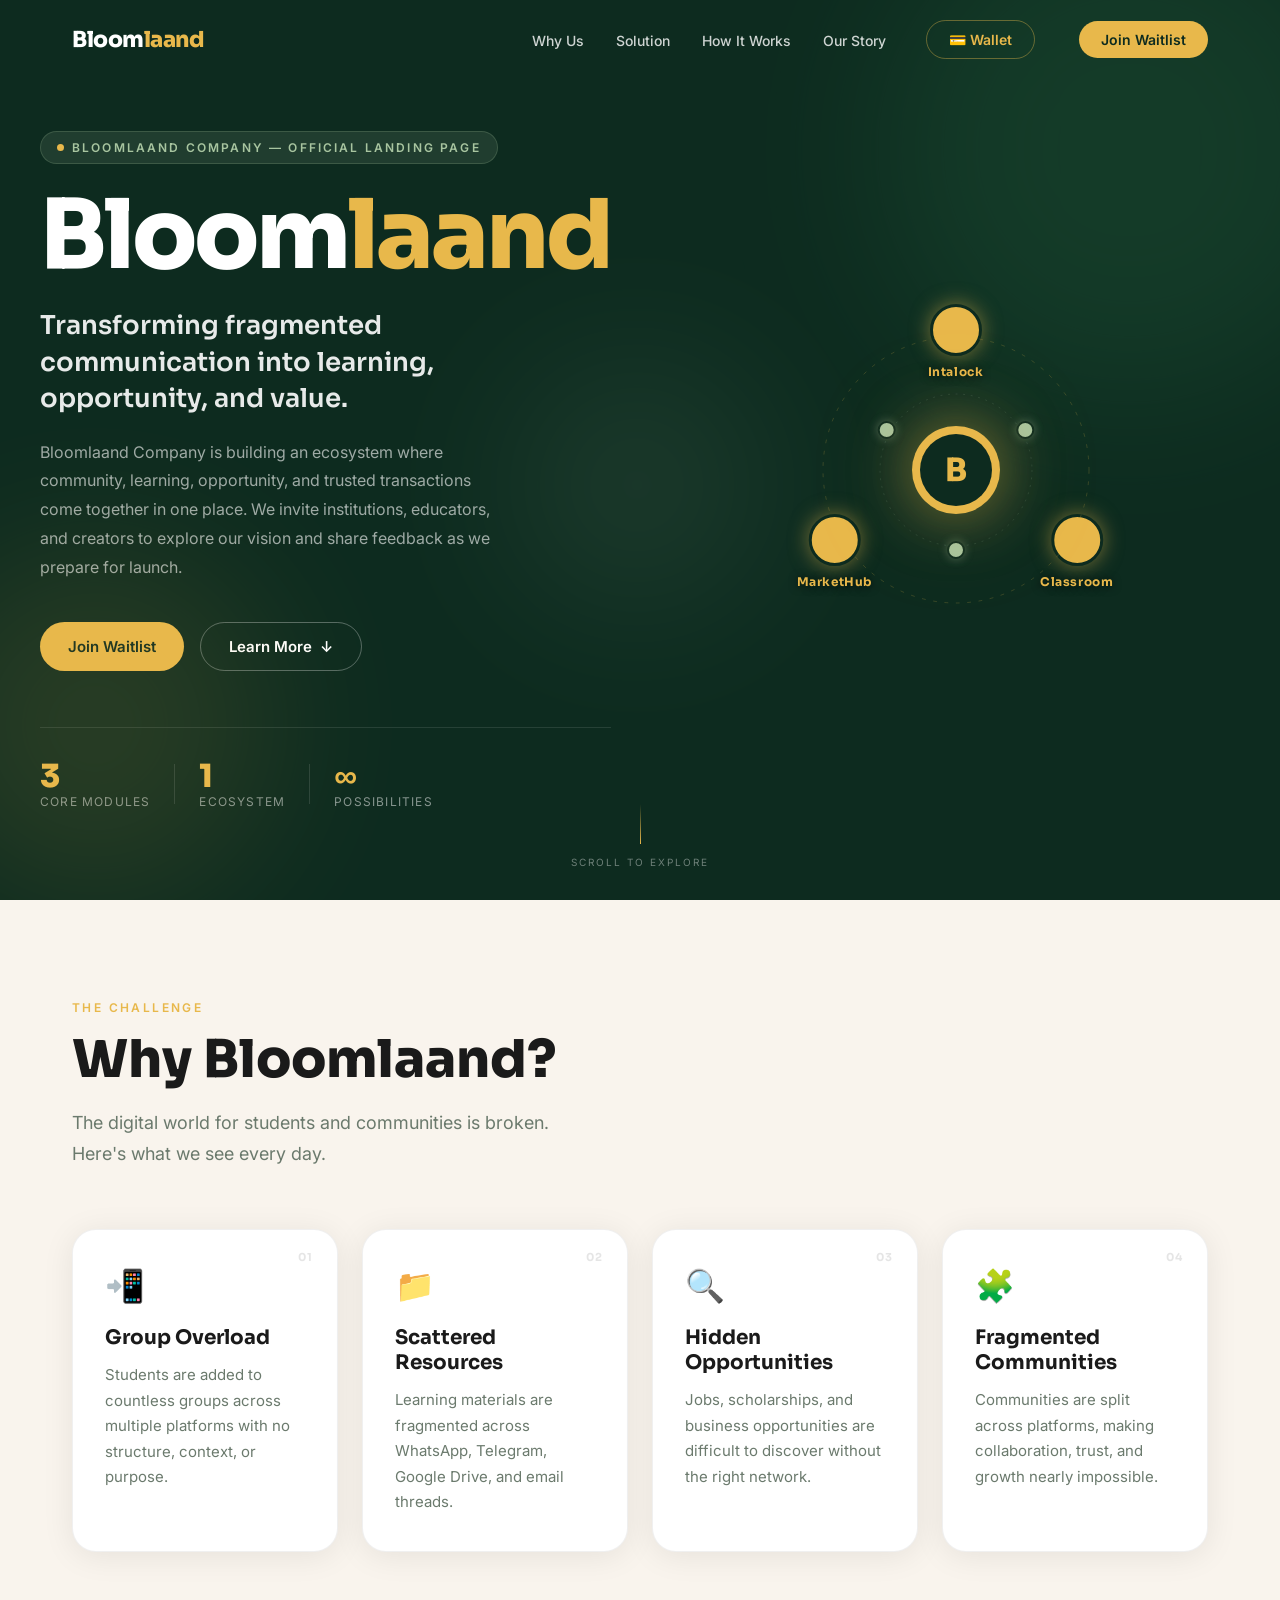
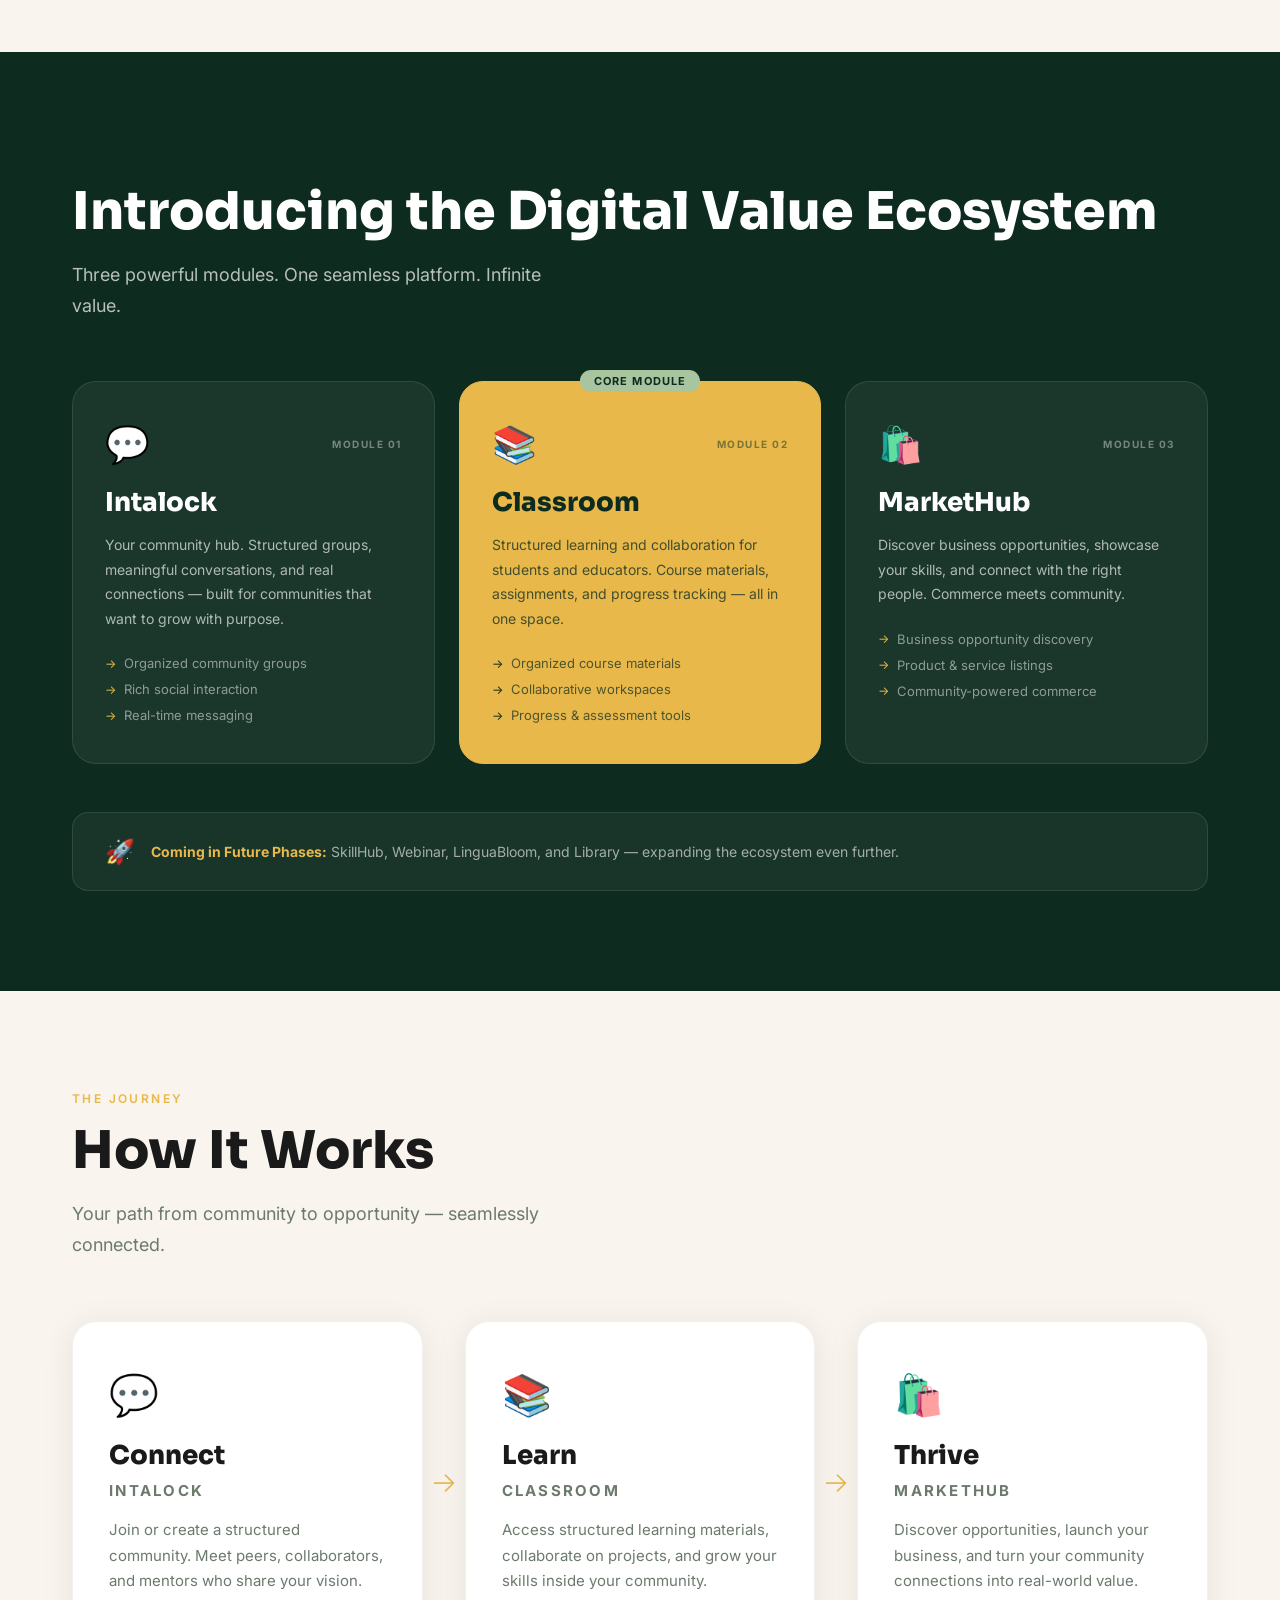
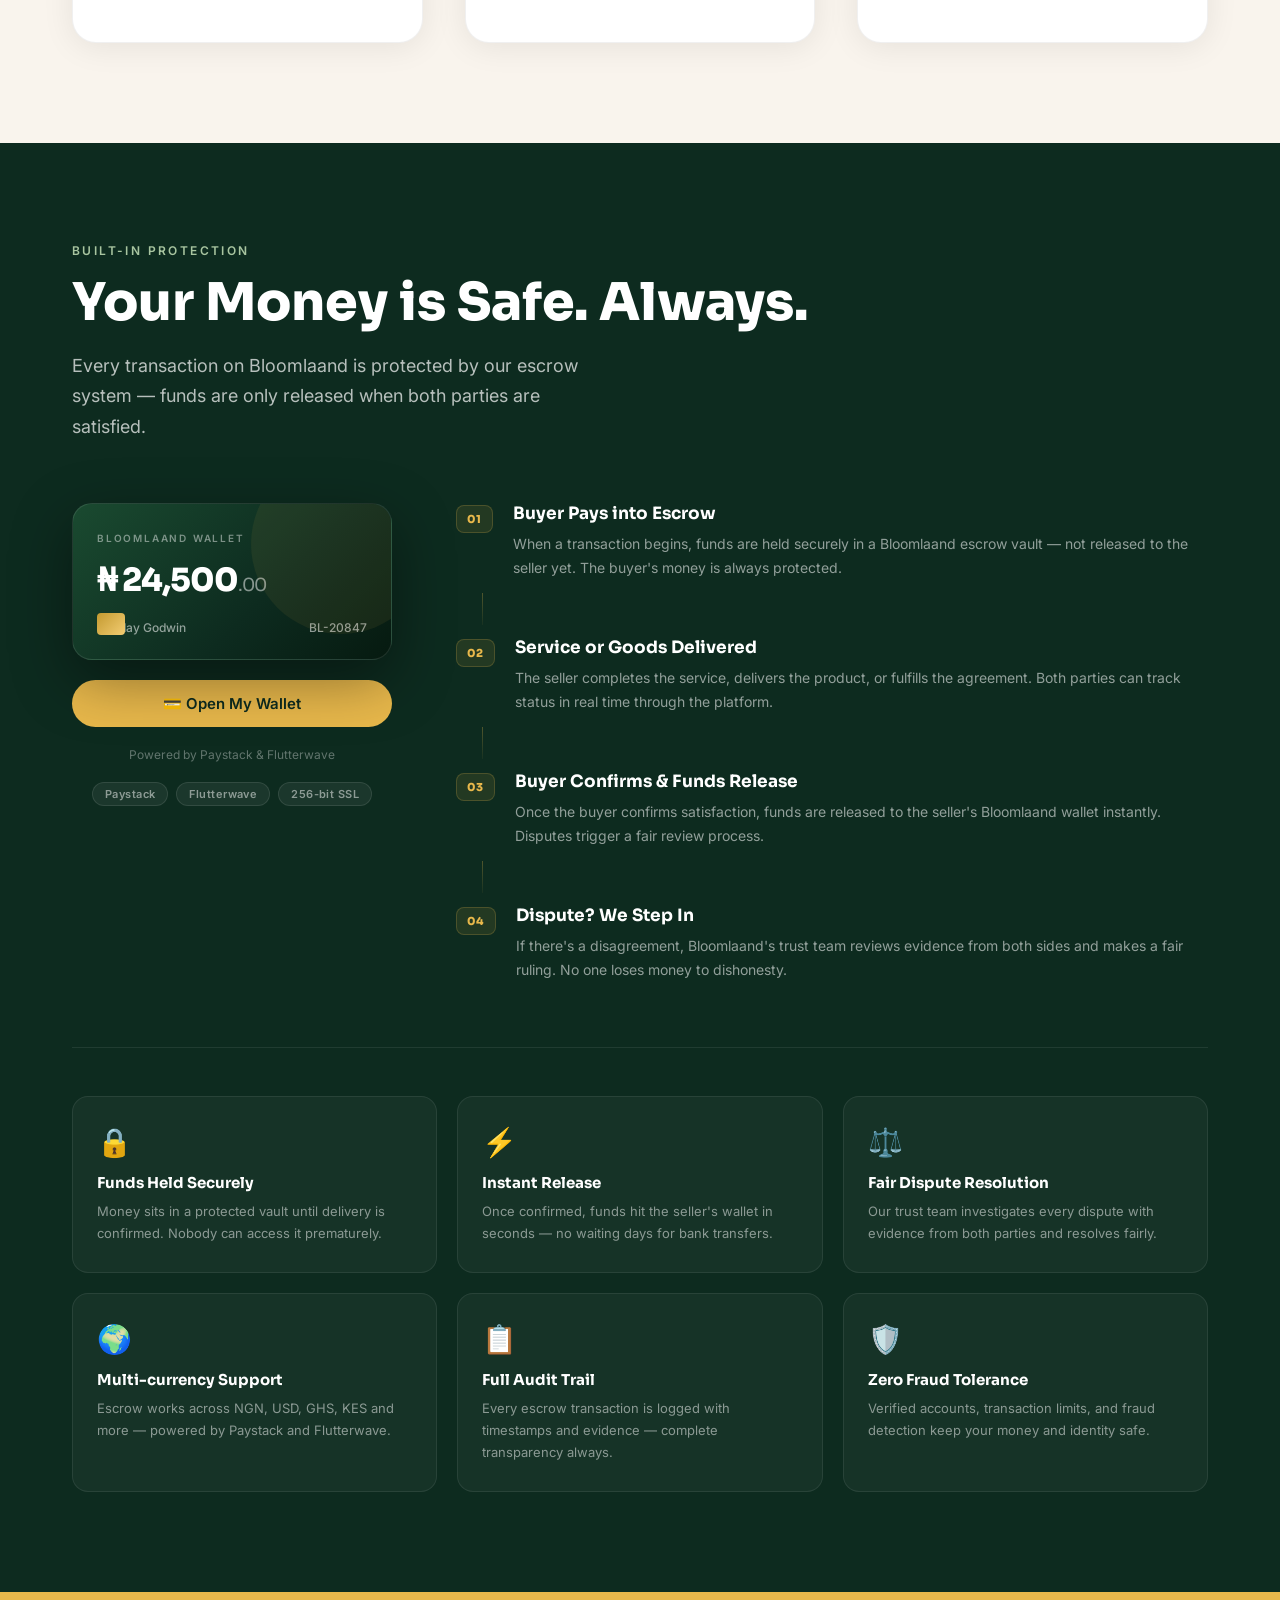
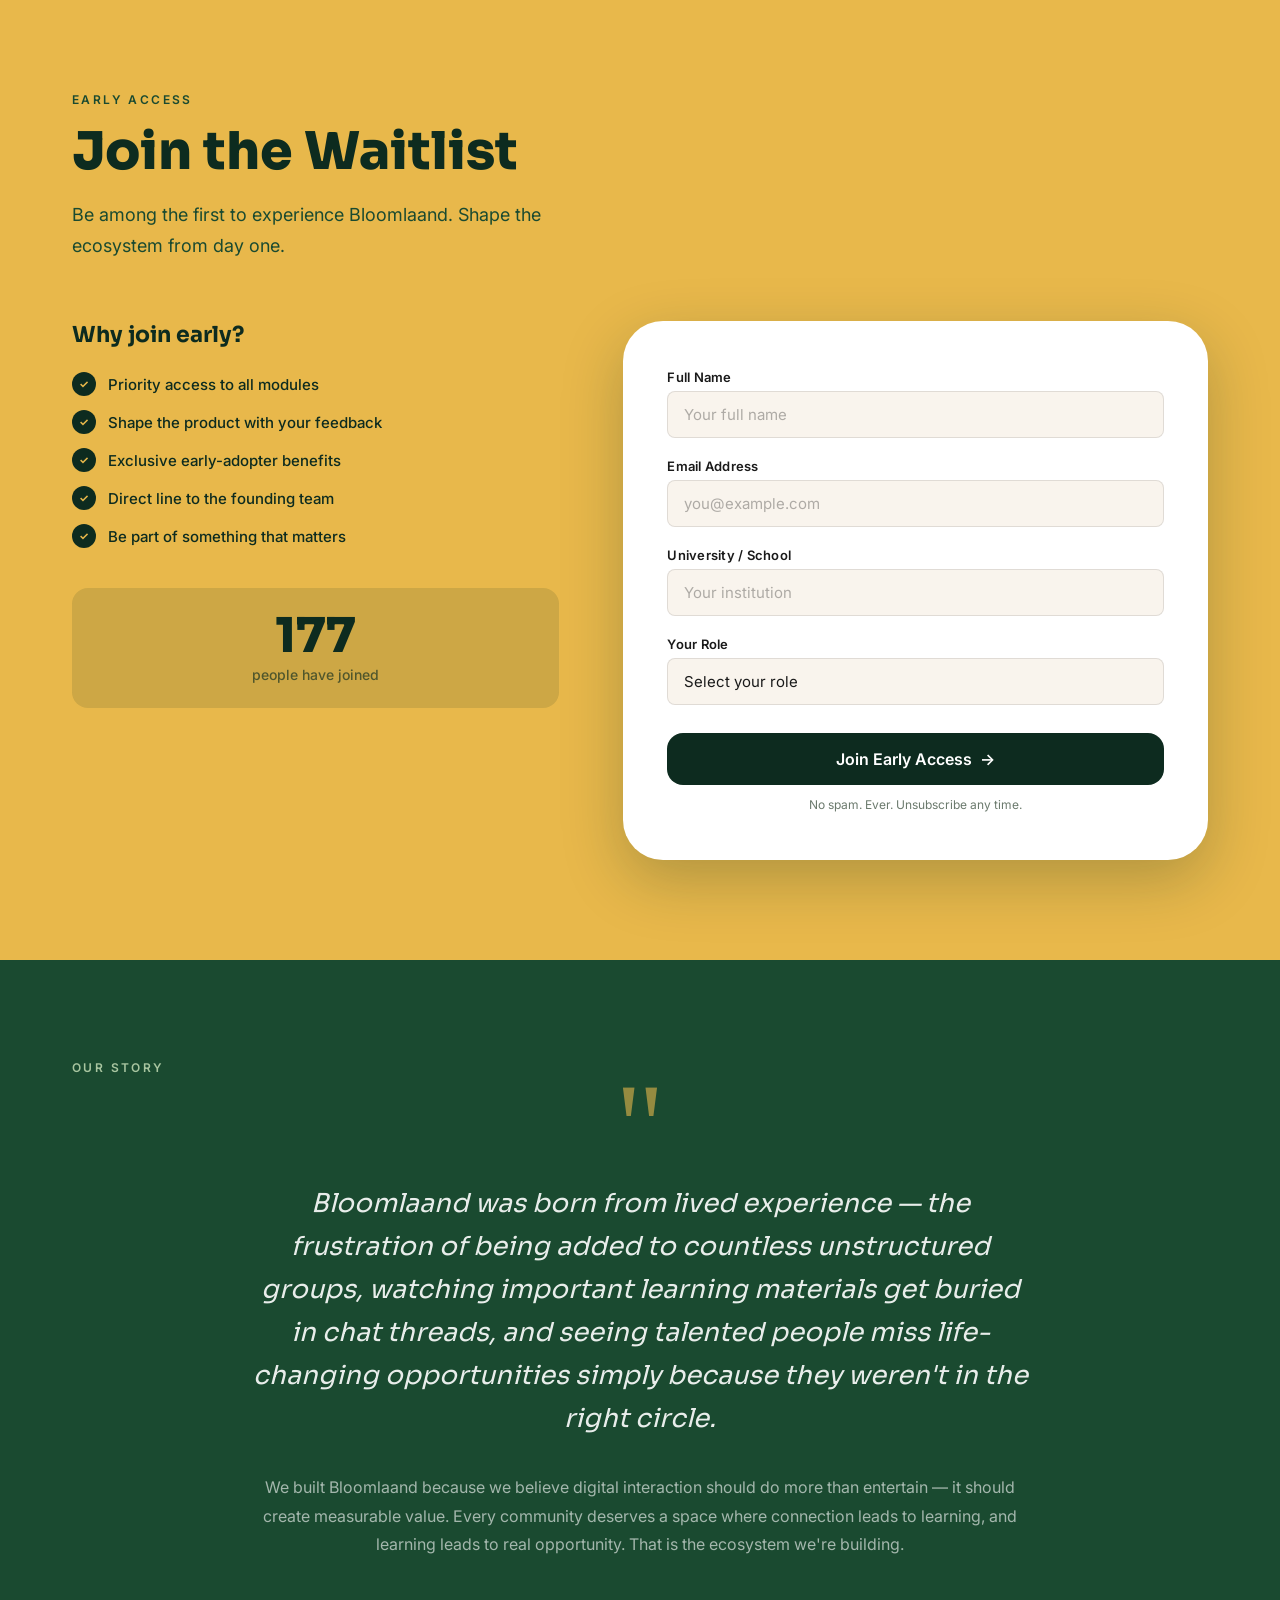
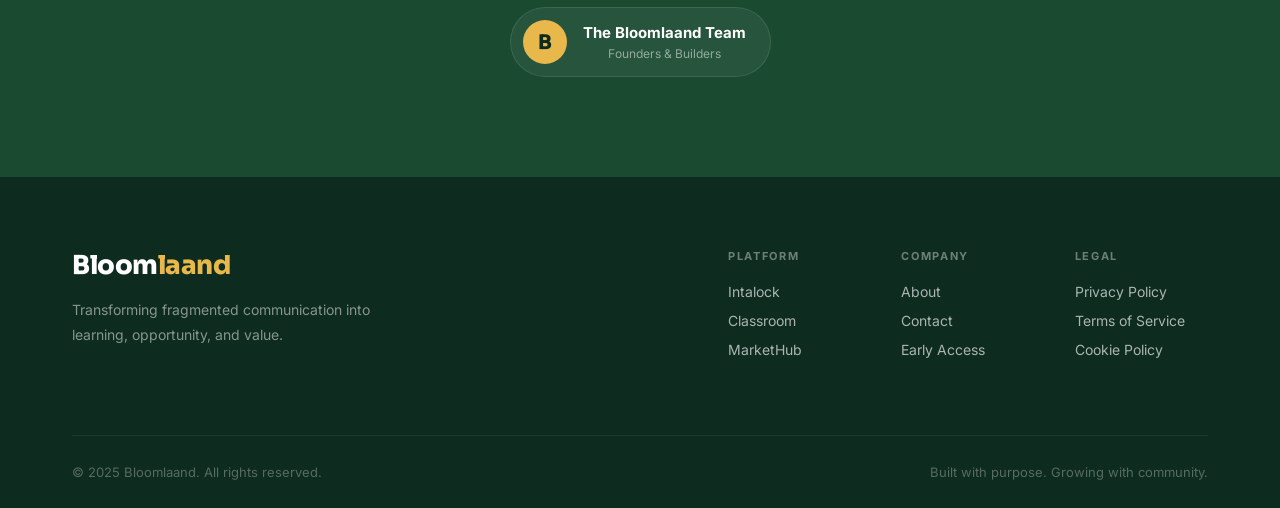
<file: index.html>
<!DOCTYPE html>
<html lang="en">
<head>
  <meta charset="UTF-8" />
  <meta name="viewport" content="width=device-width, initial-scale=1.0"/>
  <title>Bloomlaand Company — Digital Value Ecosystem</title>
  <link rel="preconnect" href="https://fonts.googleapis.com"/>
  <link rel="preconnect" href="https://fonts.gstatic.com" crossorigin/>
  <link href="https://fonts.googleapis.com/css2?family=Sora:wght@300;400;600;700;800&family=Inter:wght@300;400;500;600&display=swap" rel="stylesheet"/>
  <link rel="stylesheet" href="style.css"/>
</head>
<body>

  <!-- NAV -->
  <nav class="nav" id="navbar">
    <div class="nav__inner">
      <a href="#" class="nav__logo">Bloom<span>laand</span></a>
      <ul class="nav__links">
        <li><a href="#problem">Why Us</a></li>
        <li><a href="#solution">Solution</a></li>
        <li><a href="#how">How It Works</a></li>
        <li><a href="#founder">Our Story</a></li>
      </ul>
      <a href="wallet.html" class="btn btn--nav btn--wallet">💳 Wallet</a>
      <a href="#waitlist" class="btn btn--nav">Join Waitlist</a>
      <button class="nav__toggle" id="navToggle" aria-label="Toggle menu">
        <span></span><span></span><span></span>
      </button>
    </div>
    <div class="nav__overlay" id="navOverlay"></div>
    <div class="nav__mobile" id="navMobile">
      <button class="nav__mobile-close" id="navClose" aria-label="Close menu">✕</button>
      <a href="#problem">Why Us</a>
      <a href="#solution">Solution</a>
      <a href="#how">How It Works</a>
      <a href="#founder">Our Story</a>
      <a href="wallet.html" class="nav__mobile-wallet">💳 Open Wallet</a>
      <a href="#waitlist" class="btn btn--nav">Join Waitlist</a>
    </div>
  </nav>

  <!-- SECTION 1: HERO -->
  <section class="hero" id="home">
    <div class="hero__bg-orbs">
      <div class="orb orb--1"></div>
      <div class="orb orb--2"></div>
      <div class="orb orb--3"></div>
    </div>
    <div class="hero__content">
      <div class="hero__text">
        <div class="hero__eyebrow">
          <span class="dot"></span> Bloomlaand Company — Official Landing Page
        </div>
        <h1 class="hero__logo">Bloom<span>laand</span></h1>
        <h2 class="hero__headline">
          Transforming fragmented communication into learning, opportunity, and value.
        </h2>
        <p class="hero__sub">
          Bloomlaand Company is building an ecosystem where community, learning, opportunity, and trusted transactions come together in one place. We invite institutions, educators, and creators to explore our vision and share feedback as we prepare for launch.
        </p>
        <div class="hero__cta">
          <a href="#waitlist" class="btn btn--primary">Join Waitlist</a>
          <a href="#solution" class="btn btn--ghost">Learn More <span class="arrow">↓</span></a>
        </div>
        <div class="hero__stats">
          <div class="stat">
            <strong>3</strong>
            <span>Core Modules</span>
          </div>
          <div class="stat__divider"></div>
          <div class="stat">
            <strong>1</strong>
            <span>Ecosystem</span>
          </div>
          <div class="stat__divider"></div>
          <div class="stat">
            <strong>∞</strong>
            <span>Possibilities</span>
          </div>
        </div>
      </div>
      <div class="hero__visual">
        <div class="orbit-system" id="orbitSystem">
          <div class="orbit-ring orbit-ring--outer">
            <div class="orbit-node" data-label="Intalock" data-icon="💬" style="--angle: 0deg;">
              <div class="node-dot"></div>
              <div class="node-label">Intalock</div>
            </div>
            <div class="orbit-node" data-label="Classroom" data-icon="📚" style="--angle: 120deg;">
              <div class="node-dot"></div>
              <div class="node-label">Classroom</div>
            </div>
            <div class="orbit-node" data-label="MarketHub" data-icon="🛒" style="--angle: 240deg;">
              <div class="node-dot"></div>
              <div class="node-label">MarketHub</div>
            </div>
          </div>
          <div class="orbit-ring orbit-ring--inner">
            <div class="orbit-node orbit-node--small" style="--angle: 60deg;"><div class="node-dot"></div></div>
            <div class="orbit-node orbit-node--small" style="--angle: 180deg;"><div class="node-dot"></div></div>
            <div class="orbit-node orbit-node--small" style="--angle: 300deg;"><div class="node-dot"></div></div>
          </div>
          <div class="orbit-center">
            <div class="orbit-center__inner">
              <span class="orbit-center__letter">B</span>
            </div>
          </div>
          <svg class="orbit-svg" viewBox="0 0 400 400" xmlns="http://www.w3.org/2000/svg">
            <circle cx="200" cy="200" r="140" fill="none" stroke="rgba(232,184,75,0.2)" stroke-width="1" stroke-dasharray="4 8"/>
            <circle cx="200" cy="200" r="80" fill="none" stroke="rgba(168,197,160,0.15)" stroke-width="1" stroke-dasharray="2 6"/>
          </svg>
        </div>
      </div>
    </div>
    <div class="hero__scroll-cue">
      <div class="scroll-line"></div>
      <span>Scroll to explore</span>
    </div>
  </section>

  <!-- SECTION 2: THE PROBLEM -->
  <section class="problem section" id="problem">
    <div class="container">
      <div class="section-label">The Challenge</div>
      <h2 class="section-title">Why Bloomlaand?</h2>
      <p class="section-intro">The digital world for students and communities is broken. Here's what we see every day.</p>
      <div class="problem__grid">
        <div class="problem-card" data-index="01">
          <div class="problem-card__icon">📲</div>
          <h3>Group Overload</h3>
          <p>Students are added to countless groups across multiple platforms with no structure, context, or purpose.</p>
        </div>
        <div class="problem-card" data-index="02">
          <div class="problem-card__icon">📁</div>
          <h3>Scattered Resources</h3>
          <p>Learning materials are fragmented across WhatsApp, Telegram, Google Drive, and email threads.</p>
        </div>
        <div class="problem-card" data-index="03">
          <div class="problem-card__icon">🔍</div>
          <h3>Hidden Opportunities</h3>
          <p>Jobs, scholarships, and business opportunities are difficult to discover without the right network.</p>
        </div>
        <div class="problem-card" data-index="04">
          <div class="problem-card__icon">🧩</div>
          <h3>Fragmented Communities</h3>
          <p>Communities are split across platforms, making collaboration, trust, and growth nearly impossible.</p>
        </div>
      </div>
    </div>
  </section>

  <!-- SECTION 3: THE SOLUTION -->
  <section class="solution section section--dark" id="solution">
    <div class="container">
      <div class="section-label section-label--light">Our Answer</div>
      <h2 class="section-title section-title--light">Introducing the Digital Value Ecosystem</h2>
      <p class="section-intro section-intro--light">Three powerful modules. One seamless platform. Infinite value.</p>

      <div class="solution__cards">
        <div class="sol-card">
          <div class="sol-card__top">
            <div class="sol-card__icon">💬</div>
            <div class="sol-card__tag">Module 01</div>
          </div>
          <h3 class="sol-card__title">Intalock</h3>
          <p class="sol-card__desc">Your community hub. Structured groups, meaningful conversations, and real connections — built for communities that want to grow with purpose.</p>
          <ul class="sol-card__features">
            <li>Organized community groups</li>
            <li>Rich social interaction</li>
            <li>Real-time messaging</li>
          </ul>
        </div>
        <div class="sol-card sol-card--featured">
          <div class="sol-card__badge">Core Module</div>
          <div class="sol-card__top">
            <div class="sol-card__icon">📚</div>
            <div class="sol-card__tag">Module 02</div>
          </div>
          <h3 class="sol-card__title">Classroom</h3>
          <p class="sol-card__desc">Structured learning and collaboration for students and educators. Course materials, assignments, and progress tracking — all in one space.</p>
          <ul class="sol-card__features">
            <li>Organized course materials</li>
            <li>Collaborative workspaces</li>
            <li>Progress & assessment tools</li>
          </ul>
        </div>
        <div class="sol-card">
          <div class="sol-card__top">
            <div class="sol-card__icon">🛍️</div>
            <div class="sol-card__tag">Module 03</div>
          </div>
          <h3 class="sol-card__title">MarketHub</h3>
          <p class="sol-card__desc">Discover business opportunities, showcase your skills, and connect with the right people. Commerce meets community.</p>
          <ul class="sol-card__features">
            <li>Business opportunity discovery</li>
            <li>Product & service listings</li>
            <li>Community-powered commerce</li>
          </ul>
        </div>
      </div>

      <div class="coming-soon">
        <div class="coming-soon__icon">🚀</div>
        <p><strong>Coming in Future Phases:</strong> SkillHub, Webinar, LinguaBloom, and Library — expanding the ecosystem even further.</p>
      </div>
    </div>
  </section>

  <!-- SECTION 4: HOW IT WORKS -->
  <section class="how section" id="how">
    <div class="container">
      <div class="section-label">The Journey</div>
      <h2 class="section-title">How It Works</h2>
      <p class="section-intro">Your path from community to opportunity — seamlessly connected.</p>
      <div class="flow">
        <div class="flow__step" id="flowStep1">
          <div class="flow__icon">💬</div>
          <div class="flow__content">
            <h3>Connect</h3>
            <p class="flow__module">Intalock</p>
            <p>Join or create a structured community. Meet peers, collaborators, and mentors who share your vision.</p>
          </div>
        </div>
        <div class="flow__arrow" id="flowArrow1">
          <div class="arrow-line"></div>
          <span>→</span>
        </div>
        <div class="flow__step" id="flowStep2">
          <div class="flow__icon">📚</div>
          <div class="flow__content">
            <h3>Learn</h3>
            <p class="flow__module">Classroom</p>
            <p>Access structured learning materials, collaborate on projects, and grow your skills inside your community.</p>
          </div>
        </div>
        <div class="flow__arrow" id="flowArrow2">
          <div class="arrow-line"></div>
          <span>→</span>
        </div>
        <div class="flow__step" id="flowStep3">
          <div class="flow__icon">🛍️</div>
          <div class="flow__content">
            <h3>Thrive</h3>
            <p class="flow__module">MarketHub</p>
            <p>Discover opportunities, launch your business, and turn your community connections into real-world value.</p>
          </div>
        </div>
      </div>

      <div class="flow__mobile">
        <div class="flow-mobile__item">
          <div class="flow-mobile__num">1</div>
          <div class="flow-mobile__body">
            <h4>Connect via Intalock</h4>
            <p>Build your community</p>
          </div>
        </div>
        <div class="flow-mobile__connector"></div>
        <div class="flow-mobile__item">
          <div class="flow-mobile__num">2</div>
          <div class="flow-mobile__body">
            <h4>Learn in Classroom</h4>
            <p>Grow your skills</p>
          </div>
        </div>
        <div class="flow-mobile__connector"></div>
        <div class="flow-mobile__item">
          <div class="flow-mobile__num">3</div>
          <div class="flow-mobile__body">
            <h4>Thrive on MarketHub</h4>
            <p>Unlock opportunities</p>
          </div>
        </div>
      </div>
    </div>
  </section>

  <!-- SECTION 5: WALLET & ESCROW -->
  <section class="escrow section section--dark" id="escrow">
    <div class="container">
      <div class="section-label section-label--light">Built-in Protection</div>
      <h2 class="section-title section-title--light">Your Money is Safe. Always.</h2>
      <p class="section-intro section-intro--light">Every transaction on Bloomlaand is protected by our escrow system — funds are only released when both parties are satisfied.</p>

      <div class="escrow__layout">

        <!-- WALLET CARD PREVIEW -->
        <div class="escrow__card-preview">
          <div class="escrow__mini-card">
            <div class="escrow__mini-card__label">Bloomlaand Wallet</div>
            <div class="escrow__mini-card__balance">₦ 24,500<span>.00</span></div>
            <div class="escrow__mini-card__row">
              <span>Sunday Godwin</span>
              <span>BL-20847</span>
            </div>
            <div class="escrow__mini-card__chip"></div>
          </div>
          <a href="wallet.html" class="btn btn--primary escrow__wallet-btn">
            💳 Open My Wallet
          </a>
          <p class="escrow__wallet-note">Powered by Paystack & Flutterwave</p>
          <div class="escrow__providers">
            <div class="escrow__provider-badge">Paystack</div>
            <div class="escrow__provider-badge">Flutterwave</div>
            <div class="escrow__provider-badge">256-bit SSL</div>
          </div>
        </div>

        <!-- ESCROW STEPS -->
        <div class="escrow__steps">
          <div class="escrow__step">
            <div class="escrow__step-num">01</div>
            <div class="escrow__step-body">
              <h4>Buyer Pays into Escrow</h4>
              <p>When a transaction begins, funds are held securely in a Bloomlaand escrow vault — not released to the seller yet. The buyer's money is always protected.</p>
            </div>
          </div>
          <div class="escrow__connector"></div>
          <div class="escrow__step">
            <div class="escrow__step-num">02</div>
            <div class="escrow__step-body">
              <h4>Service or Goods Delivered</h4>
              <p>The seller completes the service, delivers the product, or fulfills the agreement. Both parties can track status in real time through the platform.</p>
            </div>
          </div>
          <div class="escrow__connector"></div>
          <div class="escrow__step">
            <div class="escrow__step-num">03</div>
            <div class="escrow__step-body">
              <h4>Buyer Confirms & Funds Release</h4>
              <p>Once the buyer confirms satisfaction, funds are released to the seller's Bloomlaand wallet instantly. Disputes trigger a fair review process.</p>
            </div>
          </div>
          <div class="escrow__connector"></div>
          <div class="escrow__step">
            <div class="escrow__step-num">04</div>
            <div class="escrow__step-body">
              <h4>Dispute? We Step In</h4>
              <p>If there's a disagreement, Bloomlaand's trust team reviews evidence from both sides and makes a fair ruling. No one loses money to dishonesty.</p>
            </div>
          </div>
        </div>

      </div>

      <!-- ESCROW FEATURES -->
      <div class="escrow__features">
        <div class="escrow__feature">
          <div class="escrow__feature-icon">🔒</div>
          <h4>Funds Held Securely</h4>
          <p>Money sits in a protected vault until delivery is confirmed. Nobody can access it prematurely.</p>
        </div>
        <div class="escrow__feature">
          <div class="escrow__feature-icon">⚡</div>
          <h4>Instant Release</h4>
          <p>Once confirmed, funds hit the seller's wallet in seconds — no waiting days for bank transfers.</p>
        </div>
        <div class="escrow__feature">
          <div class="escrow__feature-icon">⚖️</div>
          <h4>Fair Dispute Resolution</h4>
          <p>Our trust team investigates every dispute with evidence from both parties and resolves fairly.</p>
        </div>
        <div class="escrow__feature">
          <div class="escrow__feature-icon">🌍</div>
          <h4>Multi-currency Support</h4>
          <p>Escrow works across NGN, USD, GHS, KES and more — powered by Paystack and Flutterwave.</p>
        </div>
        <div class="escrow__feature">
          <div class="escrow__feature-icon">📋</div>
          <h4>Full Audit Trail</h4>
          <p>Every escrow transaction is logged with timestamps and evidence — complete transparency always.</p>
        </div>
        <div class="escrow__feature">
          <div class="escrow__feature-icon">🛡️</div>
          <h4>Zero Fraud Tolerance</h4>
          <p>Verified accounts, transaction limits, and fraud detection keep your money and identity safe.</p>
        </div>
      </div>

    </div>
  </section>

  <!-- SECTION 6: WAITLIST -->
  <section class="waitlist section section--gold" id="waitlist">
    <div class="container">
      <div class="section-label section-label--dark">Early Access</div>
      <h2 class="section-title section-title--dark">Join the Waitlist</h2>
      <p class="section-intro section-intro--dark">Be among the first to experience Bloomlaand. Shape the ecosystem from day one.</p>

      <div class="waitlist__wrapper">
        <div class="waitlist__perks">
          <h3>Why join early?</h3>
          <ul>
            <li><span>✓</span> Priority access to all modules</li>
            <li><span>✓</span> Shape the product with your feedback</li>
            <li><span>✓</span> Exclusive early-adopter benefits</li>
            <li><span>✓</span> Direct line to the founding team</li>
            <li><span>✓</span> Be part of something that matters</li>
          </ul>
          <div class="waitlist__count">
            <strong id="waitlistCount">0</strong>
            <span>people have joined</span>
          </div>
        </div>
        <form class="waitlist__form" id="waitlistForm" action="https://formspree.io/f/your-form-id" method="POST">
          <div class="form-group">
            <label for="name">Full Name</label>
            <input type="text" id="name" name="name" placeholder="Your full name" required/>
          </div>
          <div class="form-group">
            <label for="email">Email Address</label>
            <input type="email" id="email" name="email" placeholder="you@example.com" required/>
          </div>
          <div class="form-group">
            <label for="school">University / School</label>
            <input type="text" id="school" name="school" placeholder="Your institution"/>
          </div>
          <div class="form-group">
            <label for="role">Your Role</label>
            <select id="role" name="role" required>
              <option value="" disabled selected>Select your role</option>
              <option value="student">Student</option>
              <option value="tutor">Tutor</option>
              <option value="business-owner">Business Owner</option>
              <option value="creator">Creator</option>
            </select>
          </div>
          <button type="submit" class="btn btn--submit">
            <span class="btn-text">Join Early Access</span>
            <span class="btn-icon">→</span>
          </button>
          <p class="form-note">No spam. Ever. Unsubscribe any time.</p>
          <div class="form-success" id="formSuccess">
            <div class="form-success__icon">🎉</div>
            <h4>You're on the list!</h4>
            <p>Welcome to Bloomlaand. We'll be in touch soon.</p>
          </div>
        </form>
      </div>
    </div>
  </section>

  <!-- SECTION 6: FOUNDER STORY -->
  <section class="founder section section--dark" id="founder">
    <div class="container">
      <div class="section-label section-label--light">Our Story</div>
      <div class="founder__wrapper">
        <div class="founder__quote-mark">"</div>
        <blockquote class="founder__quote">
          Bloomlaand was born from lived experience — the frustration of being added to countless unstructured groups, watching important learning materials get buried in chat threads, and seeing talented people miss life-changing opportunities simply because they weren't in the right circle.
        </blockquote>
        <p class="founder__body">
          We built Bloomlaand because we believe digital interaction should do more than entertain — it should create measurable value. Every community deserves a space where connection leads to learning, and learning leads to real opportunity. That is the ecosystem we're building.
        </p>
        <div class="founder__sig">
          <div class="founder__avatar">B</div>
          <div>
            <strong>The Bloomlaand Team</strong>
            <span>Founders & Builders</span>
          </div>
        </div>
      </div>
    </div>
  </section>

  <!-- SECTION 7: FOOTER -->
  <footer class="footer">
    <div class="container">
      <div class="footer__top">
        <div class="footer__brand">
          <a href="#" class="footer__logo">Bloom<span>laand</span></a>
          <p>Transforming fragmented communication into learning, opportunity, and value.</p>
          <!-- Social icons intentionally removed to reflect company branding -->
        </div>
        <div class="footer__links">
          <div class="footer__col">
            <h4>Platform</h4>
            <a href="#solution">Intalock</a>
            <a href="#solution">Classroom</a>
            <a href="#solution">MarketHub</a>
          </div>
          <div class="footer__col">
            <h4>Company</h4>
            <a href="#founder">About</a>
            <a href="mailto:hello@bloomlaand.com">Contact</a>
            <a href="#waitlist">Early Access</a>
          </div>
          <div class="footer__col">
            <h4>Legal</h4>
            <a href="#">Privacy Policy</a>
            <a href="#">Terms of Service</a>
            <a href="#">Cookie Policy</a>
          </div>
        </div>
      </div>
      <div class="footer__bottom">
        <p>© 2025 Bloomlaand. All rights reserved.</p>
        <p>Built with purpose. Growing with community.</p>
      </div>
    </div>
  </footer>

  <script src="script.js"></script>
</body>
</html>
</file>
<file: style.css>
/* =============================================
   BLOOMLAAND — LANDING PAGE STYLES
   Palette:
     --green-deep:  #0D2B1F  (hero bg)
     --green-mid:   #1A4A30  (dark sections)
     --gold:        #E8B84B  (primary accent)
     --sage:        #A8C5A0  (secondary accent)
     --cream:       #F9F4ED  (light sections)
     --white:       #FFFFFF
   Fonts: Sora (display), Inter (body)
   ============================================= */

/* ─── RESET & BASE ─── */
*, *::before, *::after { box-sizing: border-box; margin: 0; padding: 0; }

:root {
  --green-deep: #0D2B1F;
  --green-mid: #1A4A30;
  --green-light: #2A6B44;
  --gold: #E8B84B;
  --gold-light: #F2CC72;
  --gold-dark: #C49A30;
  --sage: #A8C5A0;
  --cream: #F9F4ED;
  --white: #FFFFFF;
  --text-dark: #1A1A1A;
  --text-muted: #6B7A6D;

  --font-display: 'Sora', sans-serif;
  --font-body: 'Inter', sans-serif;

  --radius-sm: 8px;
  --radius-md: 16px;
  --radius-lg: 24px;
  --radius-xl: 40px;

  --shadow-card: 0 4px 32px rgba(0,0,0,0.08);
  --shadow-card-hover: 0 12px 48px rgba(0,0,0,0.14);

  --transition: all 0.3s cubic-bezier(0.4, 0, 0.2, 1);
}

html { scroll-behavior: smooth; }

body {
  font-family: var(--font-body);
  color: var(--text-dark);
  background: var(--cream);
  overflow-x: hidden;
  -webkit-font-smoothing: antialiased;
}

/* ─── UTILITY ─── */
.container {
  max-width: 1200px;
  margin: 0 auto;
  padding: 0 32px;
}

.section {
  padding: 100px 0;
}

.section--dark {
  background: var(--green-deep);
}

.section--gold {
  background: var(--gold);
}

.section-label {
  font-family: var(--font-body);
  font-size: 12px;
  font-weight: 600;
  letter-spacing: 0.2em;
  text-transform: uppercase;
  color: var(--gold);
  margin-bottom: 16px;
}

.section-label--light { color: var(--sage); }
.section-label--dark { color: var(--green-mid); }

.section-title {
  font-family: var(--font-display);
  font-size: clamp(32px, 5vw, 52px);
  font-weight: 800;
  line-height: 1.1;
  color: var(--text-dark);
  margin-bottom: 20px;
}

.section-title--light { color: var(--white); }
.section-title--dark { color: var(--green-deep); }

.section-intro {
  font-size: 18px;
  color: var(--text-muted);
  max-width: 520px;
  line-height: 1.7;
  margin-bottom: 60px;
}

.section-intro--light { color: rgba(255,255,255,0.7); }
.section-intro--dark { color: var(--green-mid); }

/* ─── BUTTONS ─── */
.btn {
  display: inline-flex;
  align-items: center;
  gap: 8px;
  font-family: var(--font-body);
  font-weight: 600;
  font-size: 15px;
  padding: 14px 28px;
  border-radius: 100px;
  border: none;
  cursor: pointer;
  text-decoration: none;
  transition: var(--transition);
  white-space: nowrap;
}

.btn--primary {
  background: var(--gold);
  color: var(--green-deep);
}

.btn--primary:hover {
  background: var(--gold-light);
  transform: translateY(-2px);
  box-shadow: 0 8px 24px rgba(232,184,75,0.4);
}

.btn--ghost {
  background: transparent;
  color: var(--white);
  border: 1.5px solid rgba(255,255,255,0.3);
}

.btn--ghost:hover {
  border-color: var(--gold);
  color: var(--gold);
  background: rgba(232,184,75,0.08);
}

.btn--nav {
  background: var(--gold);
  color: var(--green-deep);
  padding: 10px 22px;
  font-size: 14px;
}

.btn--nav:hover {
  background: var(--gold-light);
  transform: translateY(-1px);
}

.btn--submit {
  width: 100%;
  justify-content: center;
  background: var(--green-deep);
  color: var(--white);
  padding: 16px 32px;
  font-size: 16px;
  border-radius: var(--radius-md);
  margin-top: 8px;
}

.btn--submit:hover {
  background: var(--green-mid);
  transform: translateY(-2px);
  box-shadow: 0 8px 24px rgba(13,43,31,0.3);
}

.btn .arrow { transition: transform 0.3s; }
.btn:hover .arrow { transform: translateY(3px); }

/* ─── NAV ─── */
.nav {
  position: fixed;
  top: 0;
  left: 0;
  right: 0;
  z-index: 999;
  transition: var(--transition);
  padding: 0;
}

.nav.scrolled {
  background: rgba(13,43,31,0.95);
  backdrop-filter: blur(12px);
  -webkit-backdrop-filter: blur(12px);
  box-shadow: 0 2px 24px rgba(0,0,0,0.2);
}

.nav__inner {
  max-width: 1200px;
  margin: 0 auto;
  padding: 20px 32px;
  display: flex;
  align-items: center;
  gap: 40px;
}

.nav__logo {
  font-family: var(--font-display);
  font-size: 22px;
  font-weight: 800;
  color: var(--white);
  text-decoration: none;
  letter-spacing: -0.5px;
}

.nav__logo span { color: var(--gold); }

.nav__links {
  display: flex;
  list-style: none;
  gap: 32px;
  margin-left: auto;
}

.nav__links a {
  text-decoration: none;
  color: rgba(255,255,255,0.8);
  font-size: 14px;
  font-weight: 500;
  transition: var(--transition);
}

.nav__links a:hover { color: var(--gold); }

.nav__toggle {
  display: none;
  flex-direction: column;
  gap: 5px;
  background: none;
  border: none;
  cursor: pointer;
  padding: 4px;
  margin-left: auto;
}

.nav__toggle span {
  display: block;
  width: 24px;
  height: 2px;
  background: var(--white);
  border-radius: 2px;
  transition: var(--transition);
}

/* Mobile nav overlay backdrop */
.nav__overlay {
  display: none;
  position: fixed;
  inset: 0;
  background: rgba(0,0,0,0.5);
  z-index: 997;
  opacity: 0;
  transition: opacity 0.35s ease;
  backdrop-filter: blur(2px);
  -webkit-backdrop-filter: blur(2px);
}

.nav__overlay.open {
  display: block;
  opacity: 1;
}

/* Right-side drawer */
.nav__mobile {
  position: fixed;
  top: 0;
  right: 0;
  height: 100vh;
  width: 300px;
  max-width: 85vw;
  background: rgba(13,43,31,0.99);
  backdrop-filter: blur(16px);
  -webkit-backdrop-filter: blur(16px);
  border-left: 1px solid rgba(255,255,255,0.08);
  z-index: 998;
  display: flex;
  flex-direction: column;
  gap: 0;
  padding: 80px 32px 40px;
  transform: translateX(100%);
  transition: transform 0.4s cubic-bezier(0.4, 0, 0.2, 1);
  overflow-y: auto;
}

.nav__mobile.open {
  transform: translateX(0);
}

.nav__mobile-close {
  position: absolute;
  top: 20px;
  right: 24px;
  background: rgba(255,255,255,0.08);
  border: 1px solid rgba(255,255,255,0.12);
  color: var(--white);
  width: 38px;
  height: 38px;
  border-radius: 50%;
  font-size: 16px;
  cursor: pointer;
  display: flex;
  align-items: center;
  justify-content: center;
  transition: var(--transition);
}

.nav__mobile-close:hover {
  background: var(--gold);
  color: var(--green-deep);
  border-color: var(--gold);
}


.nav__mobile a {
  color: rgba(255,255,255,0.85);
  text-decoration: none;
  font-size: 17px;
  font-weight: 500;
  padding: 16px 0;
  border-bottom: 1px solid rgba(255,255,255,0.06);
  transition: var(--transition);
  letter-spacing: 0.01em;
}

.nav__mobile a:hover { color: var(--gold); padding-left: 6px; }
.nav__mobile .btn--nav { margin-top: 24px; text-align: center; justify-content: center; border-radius: var(--radius-md); }

/* ─── HERO ─── */
.hero {
  min-height: 100vh;
  background: var(--green-deep);
  position: relative;
  overflow: hidden;
  display: flex;
  flex-direction: column;
  justify-content: center;
  padding: 120px 32px 80px;
}

.hero__bg-orbs {
  position: absolute;
  inset: 0;
  pointer-events: none;
}

.orb {
  position: absolute;
  border-radius: 50%;
  filter: blur(80px);
  opacity: 0.25;
}

.orb--1 {
  width: 500px;
  height: 500px;
  background: var(--green-light);
  top: -100px;
  right: -100px;
}

.orb--2 {
  width: 350px;
  height: 350px;
  background: var(--gold);
  bottom: 0;
  left: -80px;
  opacity: 0.12;
}

.orb--3 {
  width: 250px;
  height: 250px;
  background: var(--sage);
  top: 40%;
  left: 40%;
  opacity: 0.1;
}

.hero__content {
  max-width: 1200px;
  margin: 0 auto;
  width: 100%;
  display: grid;
  grid-template-columns: 1fr 1fr;
  gap: 60px;
  align-items: center;
}

.hero__eyebrow {
  display: inline-flex;
  align-items: center;
  gap: 8px;
  font-size: 12px;
  font-weight: 600;
  letter-spacing: 0.18em;
  text-transform: uppercase;
  color: var(--sage);
  margin-bottom: 24px;
  background: rgba(168,197,160,0.12);
  padding: 8px 16px;
  border-radius: 100px;
  border: 1px solid rgba(168,197,160,0.2);
}

.dot {
  width: 7px;
  height: 7px;
  background: var(--gold);
  border-radius: 50%;
  animation: pulse 2s ease-in-out infinite;
}

@keyframes pulse {
  0%, 100% { opacity: 1; transform: scale(1); }
  50% { opacity: 0.5; transform: scale(0.8); }
}

.hero__logo {
  font-family: var(--font-display);
  font-size: clamp(52px, 8vw, 96px);
  font-weight: 800;
  color: var(--white);
  line-height: 1;
  margin-bottom: 24px;
  letter-spacing: -3px;
}

.hero__logo span { color: var(--gold); }

.hero__headline {
  font-family: var(--font-display);
  font-size: clamp(20px, 2.5vw, 26px);
  font-weight: 600;
  color: rgba(255,255,255,0.9);
  line-height: 1.4;
  margin-bottom: 20px;
  max-width: 520px;
}

.hero__sub {
  font-size: 16px;
  color: rgba(255,255,255,0.6);
  line-height: 1.8;
  max-width: 460px;
  margin-bottom: 40px;
}

.hero__cta {
  display: flex;
  gap: 16px;
  flex-wrap: wrap;
  margin-bottom: 56px;
}

.hero__stats {
  display: flex;
  align-items: center;
  gap: 24px;
  padding-top: 32px;
  border-top: 1px solid rgba(255,255,255,0.1);
}

.stat {
  display: flex;
  flex-direction: column;
  gap: 2px;
}

.stat strong {
  font-family: var(--font-display);
  font-size: 32px;
  font-weight: 800;
  color: var(--gold);
  line-height: 1;
}

.stat span {
  font-size: 12px;
  color: rgba(255,255,255,0.5);
  text-transform: uppercase;
  letter-spacing: 0.1em;
}

.stat__divider {
  width: 1px;
  height: 40px;
  background: rgba(255,255,255,0.12);
}

/* ORBIT VISUAL */
.hero__visual {
  display: flex;
  align-items: center;
  justify-content: center;
}

.orbit-system {
  position: relative;
  width: 380px;
  height: 380px;
}

.orbit-svg {
  position: absolute;
  inset: 0;
  width: 100%;
  height: 100%;
}

.orbit-ring {
  position: absolute;
  top: 50%;
  left: 50%;
  transform: translate(-50%, -50%);
  border-radius: 50%;
}

.orbit-ring--outer {
  width: 280px;
  height: 280px;
  animation: orbit-spin 20s linear infinite;
}

.orbit-ring--inner {
  width: 160px;
  height: 160px;
  animation: orbit-spin 12s linear infinite reverse;
}

@keyframes orbit-spin {
  from { transform: translate(-50%, -50%) rotate(0deg); }
  to { transform: translate(-50%, -50%) rotate(360deg); }
}

.orbit-node {
  position: absolute;
  top: 50%;
  left: 50%;
  width: 52px;
  height: 52px;
  margin: -26px 0 0 -26px;
  transform: rotate(calc(var(--angle))) translateY(-140px) rotate(calc(-1 * var(--angle)));
}

.orbit-ring--inner .orbit-node {
  width: 18px;
  height: 18px;
  margin: -9px 0 0 -9px;
  transform: rotate(calc(var(--angle))) translateY(-80px) rotate(calc(-1 * var(--angle)));
}

.node-dot {
  width: 100%;
  height: 100%;
  background: var(--gold);
  border-radius: 50%;
  border: 3px solid var(--green-deep);
  box-shadow: 0 0 20px rgba(232,184,75,0.5);
  transition: var(--transition);
}

.orbit-node--small .node-dot {
  background: var(--sage);
  box-shadow: 0 0 10px rgba(168,197,160,0.4);
  border-width: 2px;
}

.node-label {
  position: absolute;
  top: 60px;
  left: 50%;
  transform: translateX(-50%);
  white-space: nowrap;
  font-family: var(--font-display);
  font-size: 12px;
  font-weight: 700;
  color: var(--gold);
  letter-spacing: 0.05em;
  text-shadow: 0 1px 8px rgba(0,0,0,0.8);
  pointer-events: none;
}

.orbit-center {
  position: absolute;
  top: 50%;
  left: 50%;
  transform: translate(-50%, -50%);
  width: 88px;
  height: 88px;
  background: var(--gold);
  border-radius: 50%;
  display: flex;
  align-items: center;
  justify-content: center;
  box-shadow: 0 0 60px rgba(232,184,75,0.5), 0 0 120px rgba(232,184,75,0.2);
  animation: center-breathe 3s ease-in-out infinite;
}

@keyframes center-breathe {
  0%, 100% { box-shadow: 0 0 60px rgba(232,184,75,0.5), 0 0 120px rgba(232,184,75,0.2); }
  50% { box-shadow: 0 0 80px rgba(232,184,75,0.7), 0 0 160px rgba(232,184,75,0.3); }
}

.orbit-center__inner {
  width: 72px;
  height: 72px;
  background: var(--green-deep);
  border-radius: 50%;
  display: flex;
  align-items: center;
  justify-content: center;
}

.orbit-center__letter {
  font-family: var(--font-display);
  font-size: 32px;
  font-weight: 800;
  color: var(--gold);
}

/* HERO SCROLL CUE */
.hero__scroll-cue {
  display: flex;
  flex-direction: column;
  align-items: center;
  gap: 12px;
  position: absolute;
  bottom: 32px;
  left: 50%;
  transform: translateX(-50%);
  animation: fade-in-up 1s ease 1.5s both;
}

.scroll-line {
  width: 1px;
  height: 40px;
  background: linear-gradient(to bottom, transparent, var(--gold));
  animation: scroll-pulse 2s ease-in-out infinite;
}

@keyframes scroll-pulse {
  0%, 100% { opacity: 0.4; }
  50% { opacity: 1; }
}

.hero__scroll-cue span {
  font-size: 10px;
  letter-spacing: 0.2em;
  text-transform: uppercase;
  color: rgba(255,255,255,0.4);
}

/* ─── WALLET NAV BUTTON ─── */
.btn--wallet {
  background: transparent;
  color: var(--gold);
  border: 1.5px solid rgba(232,184,75,0.4);
  margin-right: 4px;
}

.btn--wallet:hover {
  background: rgba(232,184,75,0.1);
  border-color: var(--gold);
  transform: translateY(-1px);
}

.nav__mobile-wallet {
  color: var(--gold) !important;
  font-weight: 700 !important;
}

/* ─── ESCROW SECTION ─── */
.escrow { background: var(--green-deep); }

.escrow__layout {
  display: grid;
  grid-template-columns: 320px 1fr;
  gap: 64px;
  align-items: start;
  margin-bottom: 64px;
}

/* Mini wallet card */
.escrow__card-preview {
  display: flex;
  flex-direction: column;
  align-items: center;
  gap: 20px;
  position: sticky;
  top: 100px;
}

.escrow__mini-card {
  width: 100%;
  background: linear-gradient(135deg, var(--green-mid) 0%, var(--green-deep) 60%, #061A10 100%);
  border-radius: 20px;
  padding: 28px 24px 24px;
  border: 1px solid rgba(255,255,255,0.1);
  box-shadow: 0 20px 60px rgba(0,0,0,0.4);
  position: relative;
  overflow: hidden;
}

.escrow__mini-card::before {
  content: '';
  position: absolute;
  width: 180px;
  height: 180px;
  background: rgba(232,184,75,0.07);
  border-radius: 50%;
  top: -50px;
  right: -40px;
}

.escrow__mini-card__label {
  font-size: 10px;
  font-weight: 600;
  letter-spacing: 0.18em;
  text-transform: uppercase;
  color: rgba(255,255,255,0.45);
  margin-bottom: 16px;
}

.escrow__mini-card__balance {
  font-family: var(--font-display);
  font-size: 32px;
  font-weight: 800;
  color: var(--white);
  letter-spacing: -1px;
  margin-bottom: 20px;
}

.escrow__mini-card__balance span {
  font-size: 18px;
  font-weight: 400;
  color: rgba(255,255,255,0.5);
}

.escrow__mini-card__row {
  display: flex;
  justify-content: space-between;
  font-size: 12px;
  color: rgba(255,255,255,0.55);
  font-weight: 500;
}

.escrow__mini-card__chip {
  position: absolute;
  width: 28px;
  height: 22px;
  background: linear-gradient(135deg, var(--gold-dark), var(--gold-light));
  border-radius: 4px;
  bottom: 24px;
  left: 24px;
}

.escrow__wallet-btn {
  width: 100%;
  justify-content: center;
  font-size: 15px;
  padding: 14px;
}

.escrow__wallet-note {
  font-size: 12px;
  color: rgba(255,255,255,0.35);
  text-align: center;
}

.escrow__providers {
  display: flex;
  gap: 8px;
  flex-wrap: wrap;
  justify-content: center;
}

.escrow__provider-badge {
  font-size: 11px;
  font-weight: 600;
  color: rgba(255,255,255,0.5);
  background: rgba(255,255,255,0.06);
  border: 1px solid rgba(255,255,255,0.1);
  padding: 4px 12px;
  border-radius: 100px;
  letter-spacing: 0.04em;
}

/* Escrow steps */
.escrow__steps {
  display: flex;
  flex-direction: column;
}

.escrow__step {
  display: flex;
  gap: 20px;
  align-items: flex-start;
}

.escrow__step-num {
  font-family: var(--font-display);
  font-size: 11px;
  font-weight: 800;
  letter-spacing: 0.1em;
  color: var(--gold);
  background: rgba(232,184,75,0.1);
  border: 1px solid rgba(232,184,75,0.2);
  border-radius: 8px;
  padding: 6px 10px;
  flex-shrink: 0;
  margin-top: 2px;
}

.escrow__step-body h4 {
  font-family: var(--font-display);
  font-size: 17px;
  font-weight: 700;
  color: var(--white);
  margin-bottom: 8px;
}

.escrow__step-body p {
  font-size: 14px;
  color: rgba(255,255,255,0.55);
  line-height: 1.75;
}

.escrow__connector {
  width: 1px;
  height: 32px;
  background: linear-gradient(to bottom, rgba(232,184,75,0.3), rgba(232,184,75,0.05));
  margin-left: 26px;
  margin: 12px 0 12px 26px;
}

/* Escrow features grid */
.escrow__features {
  display: grid;
  grid-template-columns: repeat(3, 1fr);
  gap: 20px;
  padding-top: 48px;
  border-top: 1px solid rgba(255,255,255,0.08);
}

.escrow__feature {
  background: rgba(255,255,255,0.04);
  border: 1px solid rgba(255,255,255,0.08);
  border-radius: var(--radius-md);
  padding: 28px 24px;
  transition: var(--transition);
}

.escrow__feature:hover {
  background: rgba(255,255,255,0.07);
  border-color: rgba(232,184,75,0.25);
  transform: translateY(-3px);
}

.escrow__feature-icon {
  font-size: 28px;
  margin-bottom: 14px;
}

.escrow__feature h4 {
  font-family: var(--font-display);
  font-size: 15px;
  font-weight: 700;
  color: var(--white);
  margin-bottom: 8px;
}

.escrow__feature p {
  font-size: 13px;
  color: rgba(255,255,255,0.5);
  line-height: 1.7;
}

/* Escrow responsive */
@media (max-width: 1024px) {
  .escrow__layout { grid-template-columns: 1fr; gap: 40px; }
  .escrow__card-preview { position: static; max-width: 360px; margin: 0 auto; }
  .escrow__features { grid-template-columns: repeat(2, 1fr); }
}

@media (max-width: 768px) {
  .escrow__features { grid-template-columns: 1fr; }
  .btn--wallet { display: none; }
}


.problem {
  background: var(--cream);
}

.problem__grid {
  display: grid;
  grid-template-columns: repeat(auto-fit, minmax(260px, 1fr));
  gap: 24px;
}

.problem-card {
  background: var(--white);
  border-radius: var(--radius-lg);
  padding: 36px 32px;
  border: 1px solid rgba(0,0,0,0.06);
  box-shadow: var(--shadow-card);
  transition: var(--transition);
  position: relative;
  overflow: hidden;
}

.problem-card::before {
  content: attr(data-index);
  position: absolute;
  top: 20px;
  right: 24px;
  font-family: var(--font-display);
  font-size: 11px;
  font-weight: 700;
  color: rgba(0,0,0,0.1);
  letter-spacing: 0.1em;
}

.problem-card:hover {
  transform: translateY(-6px);
  box-shadow: var(--shadow-card-hover);
  border-color: var(--gold);
}

.problem-card__icon {
  font-size: 32px;
  margin-bottom: 20px;
  display: block;
}

.problem-card h3 {
  font-family: var(--font-display);
  font-size: 20px;
  font-weight: 700;
  color: var(--text-dark);
  margin-bottom: 12px;
}

.problem-card p {
  font-size: 15px;
  color: var(--text-muted);
  line-height: 1.7;
}

/* ─── SOLUTION SECTION ─── */
.solution__cards {
  display: grid;
  grid-template-columns: repeat(3, 1fr);
  gap: 24px;
  margin-bottom: 48px;
}

.sol-card {
  background: rgba(255,255,255,0.06);
  border: 1px solid rgba(255,255,255,0.1);
  border-radius: var(--radius-lg);
  padding: 40px 32px;
  transition: var(--transition);
  position: relative;
}

.sol-card:hover {
  background: rgba(255,255,255,0.1);
  border-color: rgba(232,184,75,0.4);
  transform: translateY(-4px);
}

.sol-card--featured {
  background: var(--gold);
  border-color: var(--gold);
}

.sol-card--featured:hover {
  background: var(--gold-light);
  border-color: var(--gold-light);
}

.sol-card__badge {
  position: absolute;
  top: -12px;
  left: 50%;
  transform: translateX(-50%);
  background: var(--sage);
  color: var(--green-deep);
  font-size: 11px;
  font-weight: 700;
  letter-spacing: 0.1em;
  text-transform: uppercase;
  padding: 4px 14px;
  border-radius: 100px;
  white-space: nowrap;
}

.sol-card__top {
  display: flex;
  align-items: center;
  justify-content: space-between;
  margin-bottom: 20px;
}

.sol-card__icon { font-size: 36px; }

.sol-card__tag {
  font-size: 10px;
  font-weight: 700;
  letter-spacing: 0.15em;
  text-transform: uppercase;
  color: rgba(255,255,255,0.4);
}

.sol-card--featured .sol-card__tag { color: rgba(13,43,31,0.5); }

.sol-card__title {
  font-family: var(--font-display);
  font-size: 26px;
  font-weight: 800;
  color: var(--white);
  margin-bottom: 14px;
}

.sol-card--featured .sol-card__title { color: var(--green-deep); }

.sol-card__desc {
  font-size: 14px;
  line-height: 1.75;
  color: rgba(255,255,255,0.65);
  margin-bottom: 24px;
}

.sol-card--featured .sol-card__desc { color: rgba(13,43,31,0.75); }

.sol-card__features {
  list-style: none;
  display: flex;
  flex-direction: column;
  gap: 10px;
}

.sol-card__features li {
  font-size: 13px;
  color: rgba(255,255,255,0.5);
  display: flex;
  align-items: center;
  gap: 8px;
}

.sol-card__features li::before {
  content: '→';
  color: var(--gold);
  font-size: 12px;
}

.sol-card--featured .sol-card__features li { color: rgba(13,43,31,0.7); }
.sol-card--featured .sol-card__features li::before { color: var(--green-deep); }

.coming-soon {
  display: flex;
  align-items: center;
  gap: 16px;
  background: rgba(255,255,255,0.05);
  border: 1px solid rgba(255,255,255,0.1);
  border-radius: var(--radius-md);
  padding: 24px 32px;
}

.coming-soon__icon { font-size: 24px; }

.coming-soon p {
  font-size: 14px;
  color: rgba(255,255,255,0.6);
  line-height: 1.6;
}

.coming-soon strong { color: var(--gold); }

/* ─── HOW IT WORKS ─── */
.how { background: var(--cream); }

.flow {
  display: flex;
  align-items: stretch;
  gap: 0;
}

.flow__step {
  flex: 1;
  background: var(--white);
  border-radius: var(--radius-lg);
  padding: 48px 36px;
  border: 1px solid rgba(0,0,0,0.06);
  box-shadow: var(--shadow-card);
  transition: var(--transition);
  opacity: 0;
  transform: translateY(24px);
}

.flow__step.visible {
  opacity: 1;
  transform: translateY(0);
}

.flow__step:hover {
  transform: translateY(-4px);
  box-shadow: var(--shadow-card-hover);
  border-color: var(--gold);
}

.flow__icon {
  font-size: 40px;
  margin-bottom: 20px;
  display: block;
}

.flow__content h3 {
  font-family: var(--font-display);
  font-size: 26px;
  font-weight: 800;
  color: var(--text-dark);
  margin-bottom: 6px;
}

.flow__module {
  font-size: 12px;
  font-weight: 700;
  letter-spacing: 0.15em;
  text-transform: uppercase;
  color: var(--gold-dark);
  margin-bottom: 14px;
  display: block;
}

.flow__content p {
  font-size: 15px;
  color: var(--text-muted);
  line-height: 1.7;
}

.flow__arrow {
  display: flex;
  align-items: center;
  justify-content: center;
  flex-direction: column;
  padding: 0 8px;
  position: relative;
  opacity: 0;
  transition: var(--transition);
}

.flow__arrow.visible { opacity: 1; }

.flow__arrow span {
  font-size: 28px;
  color: var(--gold);
  font-weight: 300;
}

.flow__mobile { display: none; }

/* ─── CUSTOM SCROLLBAR ─── */
/* Cross-browser scrollbar styling for a modern, subtle look */
* {
  scrollbar-width: thin;
  scrollbar-color: rgba(232,184,75,0.6) rgba(0,0,0,0.06);
}

/* WebKit browsers */
*::-webkit-scrollbar { width: 12px; height: 12px; }
*::-webkit-scrollbar-track { background: transparent; border-radius: 999px; }
*::-webkit-scrollbar-thumb {
  background: linear-gradient(180deg, rgba(232,184,75,0.95), rgba(108,92,231,0.85));
  border-radius: 999px;
  border: 3px solid rgba(0,0,0,0.0);
}
*::-webkit-scrollbar-thumb:hover { filter: brightness(1.03); }

/* Slightly larger thumb for main scrollable regions */
.nav__mobile::-webkit-scrollbar, .nav__mobile { scrollbar-width: thin; }
.nav__mobile::-webkit-scrollbar-thumb { background: rgba(232,184,75,0.6); }
.sidebar::-webkit-scrollbar { width: 10px; }
.sidebar::-webkit-scrollbar-thumb { background: rgba(232,184,75,0.5); border-radius: 999px; }


/* ─── WAITLIST ─── */
.waitlist { background: var(--gold); }

.waitlist__wrapper {
  display: grid;
  grid-template-columns: 1fr 1.2fr;
  gap: 64px;
  align-items: start;
}

.waitlist__perks h3 {
  font-family: var(--font-display);
  font-size: 22px;
  font-weight: 700;
  color: var(--green-deep);
  margin-bottom: 24px;
}

.waitlist__perks ul {
  list-style: none;
  display: flex;
  flex-direction: column;
  gap: 14px;
  margin-bottom: 40px;
}

.waitlist__perks li {
  font-size: 15px;
  color: var(--green-deep);
  display: flex;
  align-items: center;
  gap: 12px;
  font-weight: 500;
}

.waitlist__perks li span {
  width: 24px;
  height: 24px;
  background: var(--green-deep);
  color: var(--gold);
  border-radius: 50%;
  display: flex;
  align-items: center;
  justify-content: center;
  font-size: 11px;
  font-weight: 700;
  flex-shrink: 0;
}

.waitlist__count {
  background: rgba(13,43,31,0.12);
  border-radius: var(--radius-md);
  padding: 24px;
  text-align: center;
}

.waitlist__count strong {
  display: block;
  font-family: var(--font-display);
  font-size: 48px;
  font-weight: 800;
  color: var(--green-deep);
  line-height: 1;
  margin-bottom: 4px;
}

.waitlist__count span {
  font-size: 14px;
  color: rgba(13,43,31,0.65);
  font-weight: 500;
}

/* FORM */
.waitlist__form {
  background: var(--white);
  border-radius: var(--radius-xl);
  padding: 48px 44px;
  box-shadow: 0 20px 60px rgba(13,43,31,0.25);
  position: relative;
}

.form-group {
  display: flex;
  flex-direction: column;
  gap: 6px;
  margin-bottom: 20px;
}

.form-group label {
  font-size: 13px;
  font-weight: 600;
  color: var(--text-dark);
  letter-spacing: 0.02em;
}

.form-group input,
.form-group select {
  font-family: var(--font-body);
  font-size: 15px;
  color: var(--text-dark);
  background: var(--cream);
  border: 1.5px solid rgba(0,0,0,0.1);
  border-radius: var(--radius-sm);
  padding: 13px 16px;
  width: 100%;
  transition: var(--transition);
  outline: none;
  appearance: none;
}

.form-group input::placeholder { color: rgba(0,0,0,0.3); }

.form-group input:focus,
.form-group select:focus {
  border-color: var(--gold-dark);
  background: var(--white);
  box-shadow: 0 0 0 3px rgba(232,184,75,0.15);
}

.form-note {
  text-align: center;
  font-size: 12px;
  color: var(--text-muted);
  margin-top: 12px;
}

.form-success {
  display: none;
  position: absolute;
  inset: 0;
  background: var(--white);
  border-radius: var(--radius-xl);
  align-items: center;
  justify-content: center;
  flex-direction: column;
  gap: 12px;
  text-align: center;
  padding: 48px;
}

.form-success.show { display: flex; }

.form-success__icon { font-size: 48px; }

.form-success h4 {
  font-family: var(--font-display);
  font-size: 24px;
  font-weight: 800;
  color: var(--green-deep);
}

.form-success p { font-size: 15px; color: var(--text-muted); }

/* ─── FOUNDER ─── */
.founder { background: var(--green-mid); }

.founder__wrapper {
  max-width: 780px;
  margin: 0 auto;
  text-align: center;
}

.founder__quote-mark {
  font-family: Georgia, serif;
  font-size: 120px;
  color: var(--gold);
  line-height: 0.6;
  margin-bottom: 20px;
  opacity: 0.6;
}

.founder__quote {
  font-family: var(--font-display);
  font-size: clamp(20px, 3vw, 26px);
  font-weight: 400;
  font-style: italic;
  color: rgba(255,255,255,0.9);
  line-height: 1.65;
  margin-bottom: 32px;
}

.founder__body {
  font-size: 16px;
  color: rgba(255,255,255,0.6);
  line-height: 1.8;
  margin-bottom: 48px;
}

.founder__sig {
  display: inline-flex;
  align-items: center;
  gap: 16px;
  background: rgba(255,255,255,0.06);
  border: 1px solid rgba(255,255,255,0.1);
  border-radius: 100px;
  padding: 12px 24px 12px 12px;
}

.founder__avatar {
  width: 44px;
  height: 44px;
  background: var(--gold);
  color: var(--green-deep);
  border-radius: 50%;
  display: flex;
  align-items: center;
  justify-content: center;
  font-family: var(--font-display);
  font-size: 20px;
  font-weight: 800;
}

.founder__sig strong {
  display: block;
  font-size: 15px;
  font-weight: 700;
  color: var(--white);
}

.founder__sig span {
  font-size: 12px;
  color: rgba(255,255,255,0.5);
}

/* ─── FOOTER ─── */
.footer {
  background: var(--green-deep);
  padding: 72px 0 0;
}

.footer__top {
  display: grid;
  grid-template-columns: 1.2fr 1fr;
  gap: 80px;
  padding-bottom: 64px;
  border-bottom: 1px solid rgba(255,255,255,0.08);
}

.footer__logo {
  font-family: var(--font-display);
  font-size: 26px;
  font-weight: 800;
  color: var(--white);
  text-decoration: none;
  display: inline-block;
  margin-bottom: 16px;
  letter-spacing: -0.5px;
}

.footer__logo span { color: var(--gold); }

.footer__brand p {
  font-size: 14px;
  color: rgba(255,255,255,0.5);
  line-height: 1.75;
  max-width: 300px;
  margin-bottom: 24px;
}

.footer__social {
  display: flex;
  gap: 12px;
}

.footer__social a {
  width: 38px;
  height: 38px;
  background: rgba(255,255,255,0.06);
  border: 1px solid rgba(255,255,255,0.1);
  border-radius: 50%;
  display: flex;
  align-items: center;
  justify-content: center;
  color: rgba(255,255,255,0.6);
  text-decoration: none;
  font-size: 14px;
  font-weight: 700;
  transition: var(--transition);
}

.footer__social a:hover {
  background: var(--gold);
  color: var(--green-deep);
  border-color: var(--gold);
}

.footer__links {
  display: grid;
  grid-template-columns: repeat(3, 1fr);
  gap: 40px;
}

.footer__col h4 {
  font-size: 11px;
  font-weight: 700;
  letter-spacing: 0.15em;
  text-transform: uppercase;
  color: rgba(255,255,255,0.4);
  margin-bottom: 20px;
}

.footer__col a {
  display: block;
  font-size: 14px;
  color: rgba(255,255,255,0.65);
  text-decoration: none;
  margin-bottom: 12px;
  transition: var(--transition);
}

.footer__col a:hover { color: var(--gold); }

.footer__bottom {
  padding: 28px 0;
  display: flex;
  justify-content: space-between;
  align-items: center;
  flex-wrap: wrap;
  gap: 8px;
}

.footer__bottom p {
  font-size: 13px;
  color: rgba(255,255,255,0.3);
}

/* ─── SCROLL ANIMATIONS ─── */
.reveal {
  opacity: 0;
  transform: translateY(32px);
  transition: opacity 0.7s ease, transform 0.7s ease;
}

.reveal.visible {
  opacity: 1;
  transform: translateY(0);
}

/* ─── RESPONSIVE ─── */
@media (max-width: 1024px) {
  .hero__content { grid-template-columns: 1fr; gap: 40px; }
  .hero__visual { display: none; }
  .solution__cards { grid-template-columns: 1fr; }
  .waitlist__wrapper { grid-template-columns: 1fr; gap: 40px; }
  .footer__top { grid-template-columns: 1fr; gap: 48px; }
}

@media (max-width: 768px) {
  .section { padding: 72px 0; }
  .container { padding: 0 20px; }
  .nav__links { display: none; }
  .nav__inner .btn--nav { display: none; }
  .nav__toggle { display: flex; }
  .hero { padding: 100px 20px 60px; }
  .flow { display: none; }
  .flow__mobile { display: flex; flex-direction: column; gap: 0; }
  .flow-mobile__item {
    display: flex;
    align-items: center;
    gap: 20px;
    background: var(--white);
    border-radius: var(--radius-md);
    padding: 24px;
    border: 1px solid rgba(0,0,0,0.06);
    box-shadow: var(--shadow-card);
  }
  .flow-mobile__num {
    width: 40px;
    height: 40px;
    background: var(--gold);
    color: var(--green-deep);
    border-radius: 50%;
    display: flex;
    align-items: center;
    justify-content: center;
    font-family: var(--font-display);
    font-weight: 800;
    font-size: 18px;
    flex-shrink: 0;
  }
  .flow-mobile__body h4 {
    font-family: var(--font-display);
    font-size: 17px;
    font-weight: 700;
    color: var(--text-dark);
    margin-bottom: 2px;
  }
  .flow-mobile__body p { font-size: 14px; color: var(--text-muted); }
  .flow-mobile__connector {
    width: 2px;
    height: 32px;
    background: linear-gradient(to bottom, var(--gold), rgba(232,184,75,0.2));
    margin-left: 40px;
  }
  .waitlist__form { padding: 32px 24px; }
  .footer__links { grid-template-columns: repeat(2, 1fr); }
  .footer__bottom { flex-direction: column; text-align: center; }
  .problem__grid { grid-template-columns: 1fr; }
  .hero__cta { flex-direction: column; align-items: flex-start; }
}

@media (max-width: 480px) {
  .footer__links { grid-template-columns: 1fr; }
  .sol-card { padding: 28px 20px; }
  .hero__stats { gap: 16px; }
  .stat strong { font-size: 26px; }
}

@media (prefers-reduced-motion: reduce) {
  .orbit-ring--outer,
  .orbit-ring--inner,
  .orbit-center,
  .dot,
  .scroll-line { animation: none; }
  .reveal { transition: none; }
  .flow__step { transition: none; }
}
</file>
